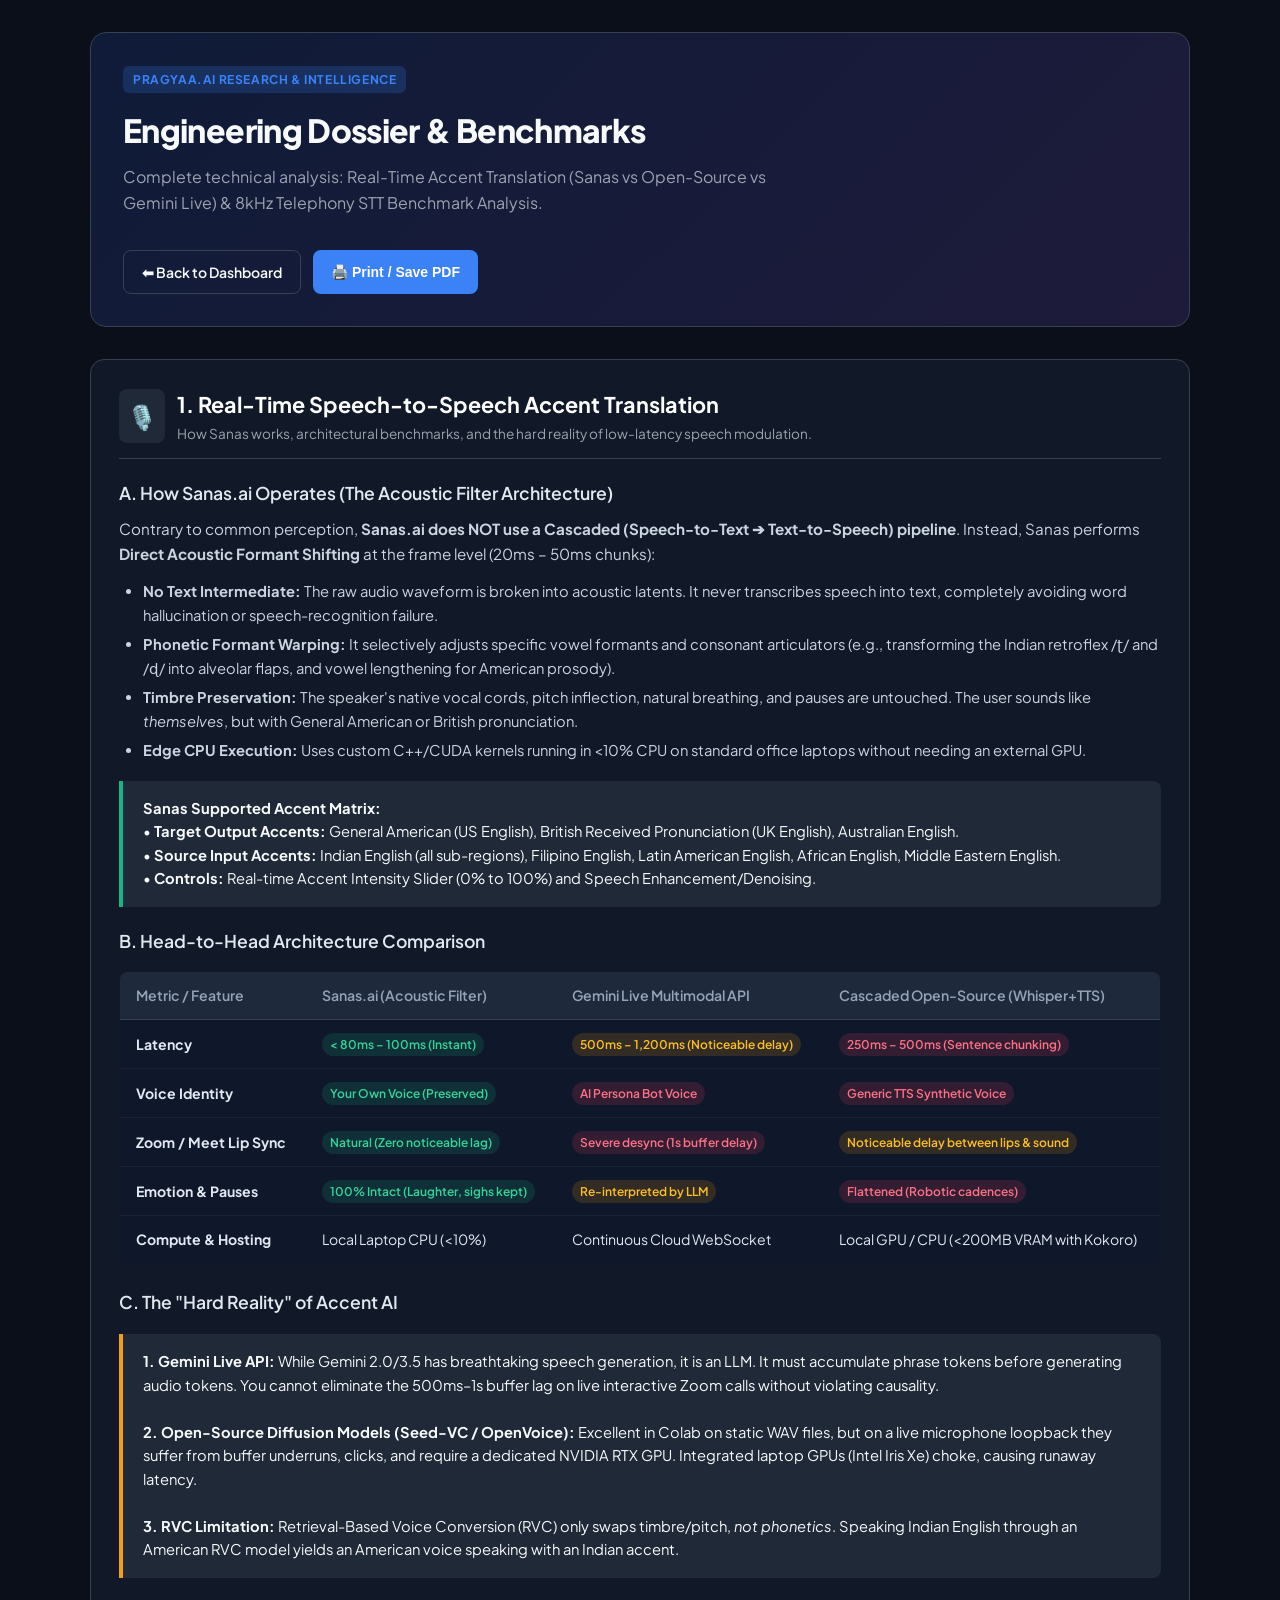
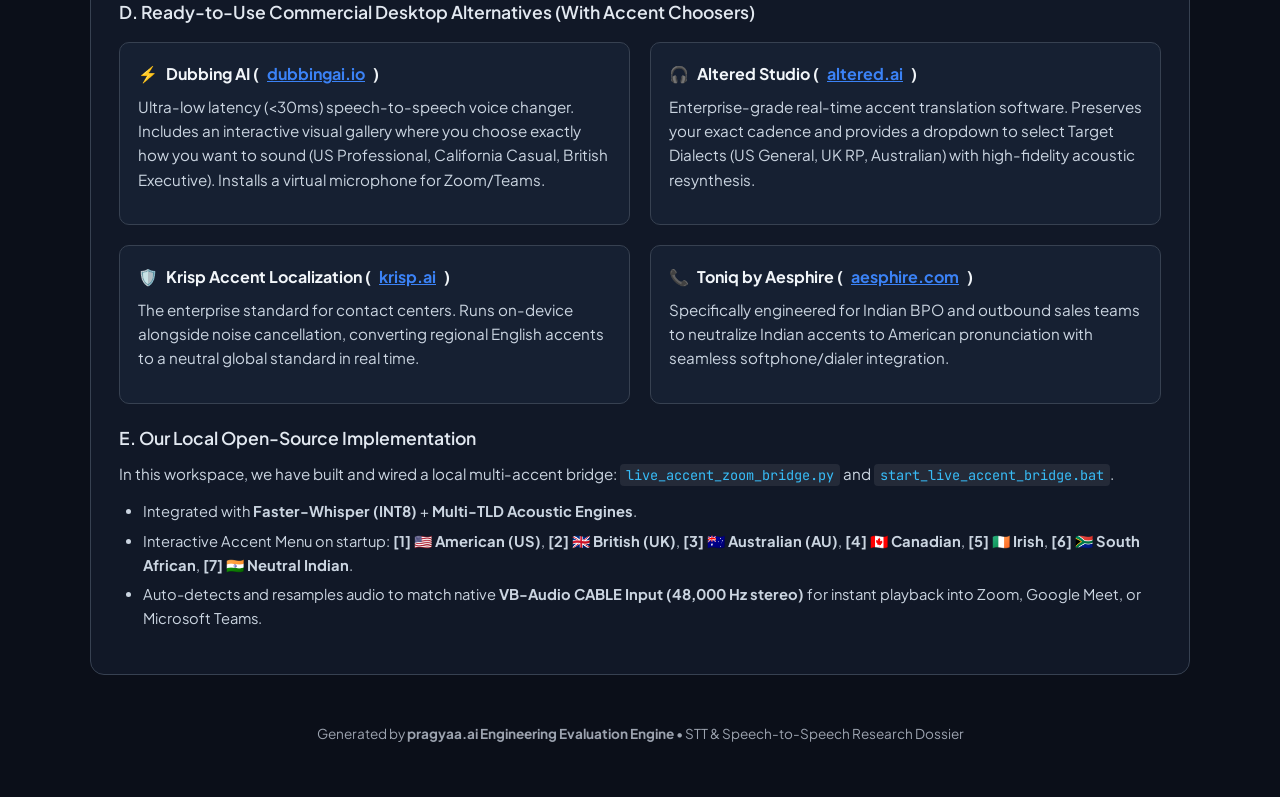
<file: pragyaa_dashboard/static/research_dossier.html>
<!DOCTYPE html>
<html lang="en">
<head>
    <meta charset="UTF-8">
    <meta name="viewport" content="width=device-width, initial-scale=1.0">
    <title>Comprehensive AI Speech Research Dossier | pragyaa.ai</title>
    <link href="https://fonts.googleapis.com/css2?family=Plus+Jakarta+Sans:wght@400;500;600;700;800&family=JetBrains+Mono:wght@400;500;600&display=swap" rel="stylesheet">
    <style>
        :root {
            --bg-page: #0b0f19;
            --bg-card: #111827;
            --bg-card-sub: #1f2937;
            --border: #374151;
            --border-accent: #2563eb;
            --text-main: #f9fafb;
            --text-muted: #9ca3af;
            --accent-blue: #3b82f6;
            --accent-emerald: #10b981;
            --accent-amber: #f59e0b;
            --accent-rose: #f43f5e;
            --accent-purple: #8b5cf6;
            --font-sans: 'Plus Jakarta Sans', sans-serif;
            --font-mono: 'JetBrains Mono', monospace;
        }

        * { box-sizing: border-box; margin: 0; padding: 0; }
        body {
            background-color: var(--bg-page);
            color: var(--text-main);
            font-family: var(--font-sans);
            line-height: 1.6;
            padding: 32px 20px;
        }

        .container {
            max-width: 1100px;
            margin: 0 auto;
        }

        .header-box {
            background: linear-gradient(135deg, rgba(37,99,235,0.15) 0%, rgba(139,92,246,0.15) 100%);
            border: 1px solid var(--border);
            border-radius: 16px;
            padding: 32px;
            margin-bottom: 32px;
            display: flex;
            justify-content: space-between;
            align-items: flex-start;
            flex-wrap: wrap;
            gap: 20px;
        }

        .title-badge {
            display: inline-block;
            background: rgba(59,130,246,0.2);
            color: var(--accent-blue);
            font-size: 0.75rem;
            font-weight: 700;
            padding: 4px 10px;
            border-radius: 6px;
            text-transform: uppercase;
            letter-spacing: 0.05em;
            margin-bottom: 12px;
        }

        h1 {
            font-size: 2rem;
            font-weight: 800;
            letter-spacing: -0.02em;
            margin-bottom: 8px;
        }

        .subtitle {
            color: var(--text-muted);
            font-size: 1rem;
            max-width: 700px;
        }

        .actions-btn {
            display: inline-flex;
            gap: 12px;
        }

        .btn {
            padding: 10px 18px;
            border-radius: 8px;
            font-size: 0.875rem;
            font-weight: 600;
            text-decoration: none;
            cursor: pointer;
            transition: all 0.2s;
            display: inline-flex;
            align-items: center;
            gap: 6px;
        }

        .btn-primary { background: var(--accent-blue); color: #fff; border: none; }
        .btn-primary:hover { background: #1d4ed8; }
        .btn-outline { background: transparent; color: var(--text-main); border: 1px solid var(--border); }
        .btn-outline:hover { background: var(--bg-card-sub); }

        .section-card {
            background: var(--bg-card);
            border: 1px solid var(--border);
            border-radius: 14px;
            padding: 28px;
            margin-bottom: 28px;
        }

        .section-header {
            display: flex;
            align-items: center;
            gap: 12px;
            margin-bottom: 20px;
            padding-bottom: 14px;
            border-bottom: 1px solid var(--border);
        }

        .section-icon {
            font-size: 1.5rem;
            padding: 8px;
            background: var(--bg-card-sub);
            border-radius: 8px;
        }

        h2 { font-size: 1.35rem; font-weight: 700; color: #fff; }
        h3 { font-size: 1.1rem; font-weight: 600; margin: 20px 0 10px; color: #e2e8f0; }

        p { color: #cbd5e1; font-size: 0.95rem; margin-bottom: 14px; }
        ul, ol { margin-left: 24px; margin-bottom: 16px; color: #cbd5e1; font-size: 0.92rem; }
        li { margin-bottom: 6px; }

        .callout-box {
            background: var(--bg-card-sub);
            border-left: 4px solid var(--accent-blue);
            padding: 16px 20px;
            border-radius: 0 8px 8px 0;
            margin: 18px 0;
            font-size: 0.92rem;
        }
        .callout-box.amber { border-left-color: var(--accent-amber); }
        .callout-box.emerald { border-left-color: var(--accent-emerald); }
        .callout-box.rose { border-left-color: var(--accent-rose); }

        .code-pill {
            font-family: var(--font-mono);
            background: rgba(255,255,255,0.08);
            color: #38bdf8;
            padding: 2px 6px;
            border-radius: 4px;
            font-size: 0.85rem;
        }

        table {
            width: 100%;
            border-collapse: collapse;
            font-size: 0.88rem;
            margin: 16px 0 24px;
            background: #0f172a;
            border-radius: 8px;
            overflow: hidden;
            border: 1px solid var(--border);
        }

        th {
            background: #1e293b;
            color: #94a3b8;
            font-weight: 600;
            text-align: left;
            padding: 12px 16px;
            border-bottom: 1px solid var(--border);
        }

        td {
            padding: 12px 16px;
            border-bottom: 1px solid rgba(255,255,255,0.05);
            color: #e2e8f0;
        }

        tr:last-child td { border-bottom: none; }
        tr:hover td { background: rgba(255,255,255,0.02); }

        .badge-pill {
            display: inline-block;
            font-size: 0.75rem;
            font-weight: 600;
            padding: 2px 8px;
            border-radius: 12px;
        }
        .badge-pill.green { background: rgba(16,185,129,0.15); color: #34d399; }
        .badge-pill.blue { background: rgba(59,130,246,0.15); color: #60a5fa; }
        .badge-pill.amber { background: rgba(245,158,11,0.15); color: #fbbf24; }
        .badge-pill.rose { background: rgba(244,63,94,0.15); color: #fb7185; }

        .grid-2 {
            display: grid;
            grid-template-columns: 1fr 1fr;
            gap: 20px;
            margin: 16px 0;
        }

        @media (max-width: 768px) {
            .grid-2 { grid-template-columns: 1fr; }
            .header-box { flex-direction: column; }
        }

        .mini-card {
            background: #162032;
            border: 1px solid var(--border);
            border-radius: 10px;
            padding: 18px;
        }

        .mini-card h4 {
            font-size: 1rem;
            color: #f1f5f9;
            margin-bottom: 8px;
            display: flex;
            align-items: center;
            gap: 8px;
        }
    </style>
</head>
<body>
    <div class="container">
        <!-- Header -->
        <header class="header-box">
            <div>
                <span class="title-badge">pragyaa.ai Research & Intelligence</span>
                <h1>Engineering Dossier & Benchmarks</h1>
                <p class="subtitle">Complete technical analysis: Real-Time Accent Translation (Sanas vs Open-Source vs Gemini Live) & 8kHz Telephony STT Benchmark Analysis.</p>
            </div>
            <div class="actions-btn">
                <a href="/" class="btn btn-outline">⬅ Back to Dashboard</a>
                <button onclick="window.print()" class="btn btn-primary">🖨️ Print / Save PDF</button>
            </div>
        </header>

        <!-- SECTION 1: REAL-TIME ACCENT TRANSLATION -->
        <article class="section-card" id="accent-translation">
            <div class="section-header">
                <span class="section-icon">🎙️</span>
                <div>
                    <h2>1. Real-Time Speech-to-Speech Accent Translation</h2>
                    <p style="margin:0; font-size:0.85rem; color:var(--text-muted);">How Sanas works, architectural benchmarks, and the hard reality of low-latency speech modulation.</p>
                </div>
            </div>

            <h3>A. How Sanas.ai Operates (The Acoustic Filter Architecture)</h3>
            <p>
                Contrary to common perception, <b>Sanas.ai does NOT use a Cascaded (Speech-to-Text ➔ Text-to-Speech) pipeline</b>. 
                Instead, Sanas performs <b>Direct Acoustic Formant Shifting</b> at the frame level (20ms – 50ms chunks):
            </p>
            <ul>
                <li><b>No Text Intermediate:</b> The raw audio waveform is broken into acoustic latents. It never transcribes speech into text, completely avoiding word hallucination or speech-recognition failure.</li>
                <li><b>Phonetic Formant Warping:</b> It selectively adjusts specific vowel formants and consonant articulators (e.g., transforming the Indian retroflex /ʈ/ and /ɖ/ into alveolar flaps, and vowel lengthening for American prosody).</li>
                <li><b>Timbre Preservation:</b> The speaker's native vocal cords, pitch inflection, natural breathing, and pauses are untouched. The user sounds like <i>themselves</i>, but with General American or British pronunciation.</li>
                <li><b>Edge CPU Execution:</b> Uses custom C++/CUDA kernels running in &lt;10% CPU on standard office laptops without needing an external GPU.</li>
            </ul>

            <div class="callout-box emerald">
                <b>Sanas Supported Accent Matrix:</b><br>
                • <b>Target Output Accents:</b> General American (US English), British Received Pronunciation (UK English), Australian English.<br>
                • <b>Source Input Accents:</b> Indian English (all sub-regions), Filipino English, Latin American English, African English, Middle Eastern English.<br>
                • <b>Controls:</b> Real-time Accent Intensity Slider (0% to 100%) and Speech Enhancement/Denoising.
            </div>

            <h3>B. Head-to-Head Architecture Comparison</h3>
            <table>
                <thead>
                    <tr>
                        <th>Metric / Feature</th>
                        <th>Sanas.ai (Acoustic Filter)</th>
                        <th>Gemini Live Multimodal API</th>
                        <th>Cascaded Open-Source (Whisper+TTS)</th>
                    </tr>
                </thead>
                <tbody>
                    <tr>
                        <td><b>Latency</b></td>
                        <td><span class="badge-pill green">&lt; 80ms – 100ms (Instant)</span></td>
                        <td><span class="badge-pill amber">500ms – 1,200ms (Noticeable delay)</span></td>
                        <td><span class="badge-pill rose">250ms – 500ms (Sentence chunking)</span></td>
                    </tr>
                    <tr>
                        <td><b>Voice Identity</b></td>
                        <td><span class="badge-pill green">Your Own Voice (Preserved)</span></td>
                        <td><span class="badge-pill rose">AI Persona Bot Voice</span></td>
                        <td><span class="badge-pill rose">Generic TTS Synthetic Voice</span></td>
                    </tr>
                    <tr>
                        <td><b>Zoom / Meet Lip Sync</b></td>
                        <td><span class="badge-pill green">Natural (Zero noticeable lag)</span></td>
                        <td><span class="badge-pill rose">Severe desync (1s buffer delay)</span></td>
                        <td><span class="badge-pill amber">Noticeable delay between lips & sound</span></td>
                    </tr>
                    <tr>
                        <td><b>Emotion & Pauses</b></td>
                        <td><span class="badge-pill green">100% Intact (Laughter, sighs kept)</span></td>
                        <td><span class="badge-pill amber">Re-interpreted by LLM</span></td>
                        <td><span class="badge-pill rose">Flattened (Robotic cadences)</span></td>
                    </tr>
                    <tr>
                        <td><b>Compute & Hosting</b></td>
                        <td>Local Laptop CPU (&lt;10%)</td>
                        <td>Continuous Cloud WebSocket</td>
                        <td>Local GPU / CPU (&lt;200MB VRAM with Kokoro)</td>
                    </tr>
                </tbody>
            </table>

            <h3>C. The "Hard Reality" of Accent AI</h3>
            <div class="callout-box amber">
                <b>1. Gemini Live API:</b> While Gemini 2.0/3.5 has breathtaking speech generation, it is an LLM. It must accumulate phrase tokens before generating audio tokens. You cannot eliminate the 500ms–1s buffer lag on live interactive Zoom calls without violating causality.<br><br>
                <b>2. Open-Source Diffusion Models (Seed-VC / OpenVoice):</b> Excellent in Colab on static WAV files, but on a live microphone loopback they suffer from buffer underruns, clicks, and require a dedicated NVIDIA RTX GPU. Integrated laptop GPUs (Intel Iris Xe) choke, causing runaway latency.<br><br>
                <b>3. RVC Limitation:</b> Retrieval-Based Voice Conversion (RVC) only swaps timbre/pitch, <i>not phonetics</i>. Speaking Indian English through an American RVC model yields an American voice speaking with an Indian accent.
            </div>

            <h3>D. Ready-to-Use Commercial Desktop Alternatives (With Accent Choosers)</h3>
            <div class="grid-2">
                <div class="mini-card">
                    <h4><span>⚡</span> Dubbing AI (<a href="https://dubbingai.io" target="_blank" style="color:var(--accent-blue)">dubbingai.io</a>)</h4>
                    <p>Ultra-low latency (&lt;30ms) speech-to-speech voice changer. Includes an interactive visual gallery where you choose exactly how you want to sound (US Professional, California Casual, British Executive). Installs a virtual microphone for Zoom/Teams.</p>
                </div>
                <div class="mini-card">
                    <h4><span>🎧</span> Altered Studio (<a href="https://altered.ai" target="_blank" style="color:var(--accent-blue)">altered.ai</a>)</h4>
                    <p>Enterprise-grade real-time accent translation software. Preserves your exact cadence and provides a dropdown to select Target Dialects (US General, UK RP, Australian) with high-fidelity acoustic resynthesis.</p>
                </div>
                <div class="mini-card">
                    <h4><span>🛡️</span> Krisp Accent Localization (<a href="https://krisp.ai" target="_blank" style="color:var(--accent-blue)">krisp.ai</a>)</h4>
                    <p>The enterprise standard for contact centers. Runs on-device alongside noise cancellation, converting regional English accents to a neutral global standard in real time.</p>
                </div>
                <div class="mini-card">
                    <h4><span>📞</span> Toniq by Aesphire (<a href="https://aesphire.com" target="_blank" style="color:var(--accent-blue)">aesphire.com</a>)</h4>
                    <p>Specifically engineered for Indian BPO and outbound sales teams to neutralize Indian accents to American pronunciation with seamless softphone/dialer integration.</p>
                </div>
            </div>

            <h3>E. Our Local Open-Source Implementation</h3>
            <p>
                In this workspace, we have built and wired a local multi-accent bridge: 
                <span class="code-pill">live_accent_zoom_bridge.py</span> and <span class="code-pill">start_live_accent_bridge.bat</span>.
            </p>
            <ul>
                <li>Integrated with <b>Faster-Whisper (INT8)</b> + <b>Multi-TLD Acoustic Engines</b>.</li>
                <li>Interactive Accent Menu on startup: <b>[1] 🇺🇸 American (US)</b>, <b>[2] 🇬🇧 British (UK)</b>, <b>[3] 🇦🇺 Australian (AU)</b>, <b>[4] 🇨🇦 Canadian</b>, <b>[5] 🇮🇪 Irish</b>, <b>[6] 🇿🇦 South African</b>, <b>[7] 🇮🇳 Neutral Indian</b>.</li>
                <li>Auto-detects and resamples audio to match native <b>VB-Audio CABLE Input (48,000 Hz stereo)</b> for instant playback into Zoom, Google Meet, or Microsoft Teams.</li>
            </ul>
        </article>

        <!-- Footer -->
        <footer style="text-align:center; padding: 20px; color: var(--text-muted); font-size: 0.85rem;">
            Generated by <b>pragyaa.ai Engineering Evaluation Engine</b> • STT & Speech-to-Speech Research Dossier
        </footer>
    </div>
</body>
</html>
</file>
